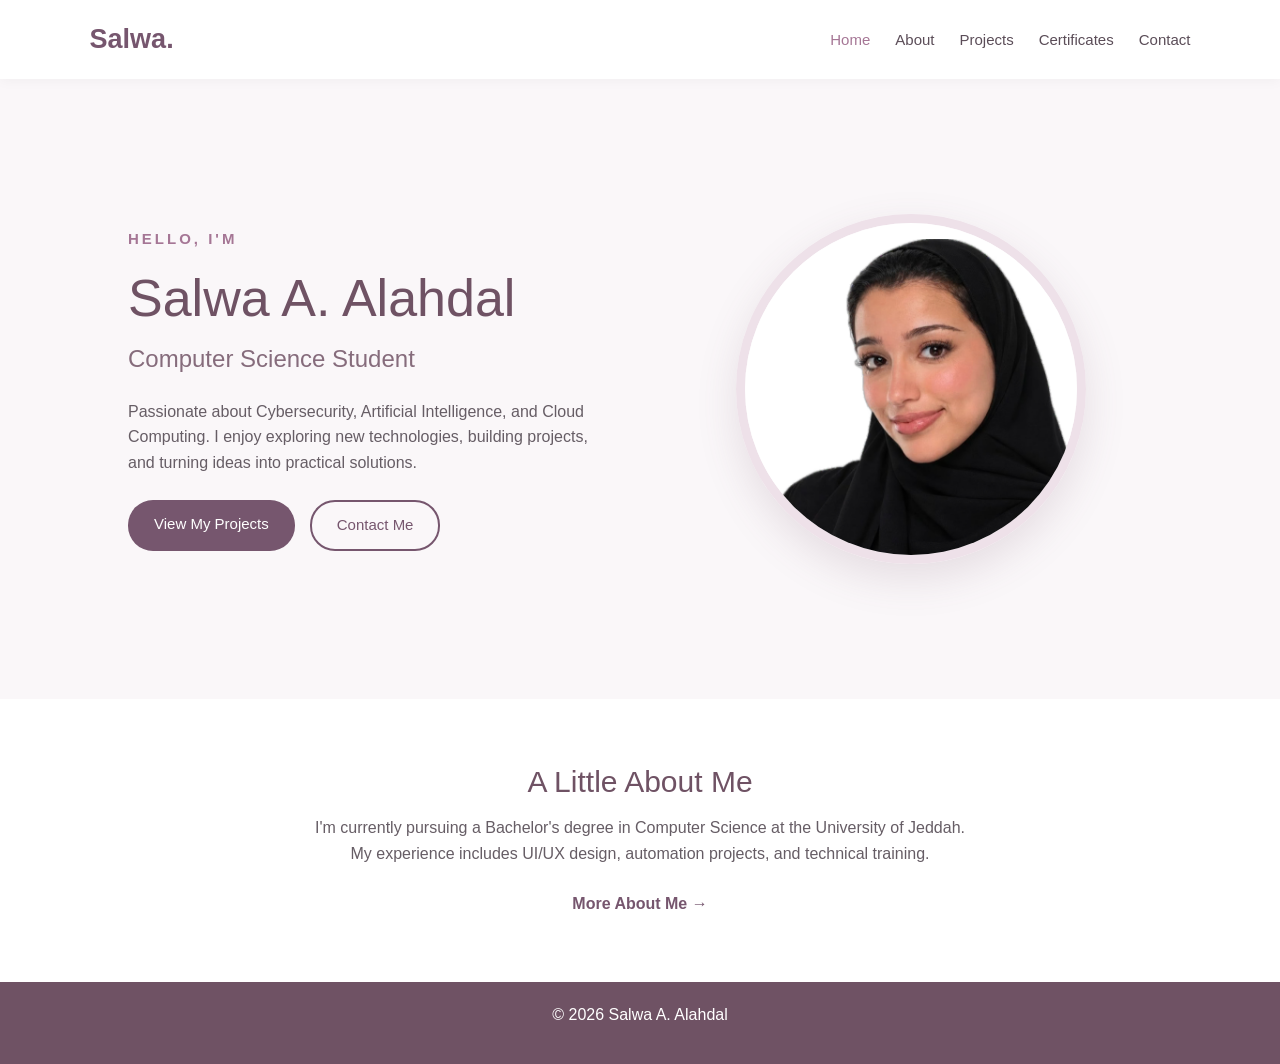
<file: index.html>
<!DOCTYPE html>
<html lang="en">

<head>
    <meta charset="UTF-8">
    <meta name="viewport" content="width=device-width, initial-scale=1.0">

    <title>Home | Salwa Alahdal</title>


    <link
        href="https://cdn.jsdelivr.net/npm/bootstrap@5.3.3/dist/css/bootstrap.min.css"
        rel="stylesheet">


    <link rel="stylesheet" href="CSS/style.css">
</head>

<body>


    <header class="site-header">

        <nav class="navbar navbar-expand-lg"
             aria-label="Main navigation">

            <a href="index.html" class="logo">
                Salwa.
            </a>


            <button class="navbar-toggler"
                    type="button"
                    data-bs-toggle="collapse"
                    data-bs-target="#portfolioNav"
                    aria-controls="portfolioNav"
                    aria-expanded="false"
                    aria-label="Toggle navigation">

                <span class="navbar-toggler-icon"></span>

            </button>

    
            <div class="collapse navbar-collapse"
                 id="portfolioNav">

                <div class="nav-links">

                    <a href="index.html"
                       class="active"
                       aria-current="page">
                        Home
                    </a>

                    <a href="about.html">
                        About
                    </a>

                    <a href="projects.html">
                        Projects
                    </a>

                    <a href="certificates.html">
                        Certificates
                    </a>

                    <a href="contact.html">
                        Contact
                    </a>

                </div>

            </div>

        </nav>

    </header>



    <main>

   
        <section class="hero">

            <div class="hero-text">

                <p class="intro">
                    HELLO, I'M
                </p>

                <h1>
                    Salwa A. Alahdal
                </h1>

                <h2>
                    Computer Science Student
                </h2>

                <p class="hero-description">
                    Passionate about Cybersecurity, Artificial
                    Intelligence, and Cloud Computing.
                    I enjoy exploring new technologies,
                    building projects, and turning ideas
                    into practical solutions.
                </p>

                <div class="hero-buttons">

                    <a href="projects.html"
                       class="btn primary-btn">
                        View My Projects
                    </a>

                    <a href="contact.html"
                       class="btn secondary-btn">
                        Contact Me
                    </a>

                </div>

            </div>


         
            <div class="hero-image">

                <img src="media/profile.png"
                     alt="Portrait of Salwa Alahdal">

            </div>

        </section>


    
        <section class="home-intro">

            <h2>
                A Little About Me
            </h2>

            <p>
                I'm currently pursuing a Bachelor's degree
                in Computer Science at the University of Jeddah.
                My experience includes UI/UX design,
                automation projects, and technical training.
            </p>

            <a href="about.html" class="text-link">
                More About Me →
            </a>

        </section>

    </main>



    <footer>
        <p>&copy; 2026 Salwa A. Alahdal</p>
    </footer>


   
    <script
        src="https://cdn.jsdelivr.net/npm/bootstrap@5.3.3/dist/js/bootstrap.bundle.min.js">
    </script>

</body>
</html>
</file>
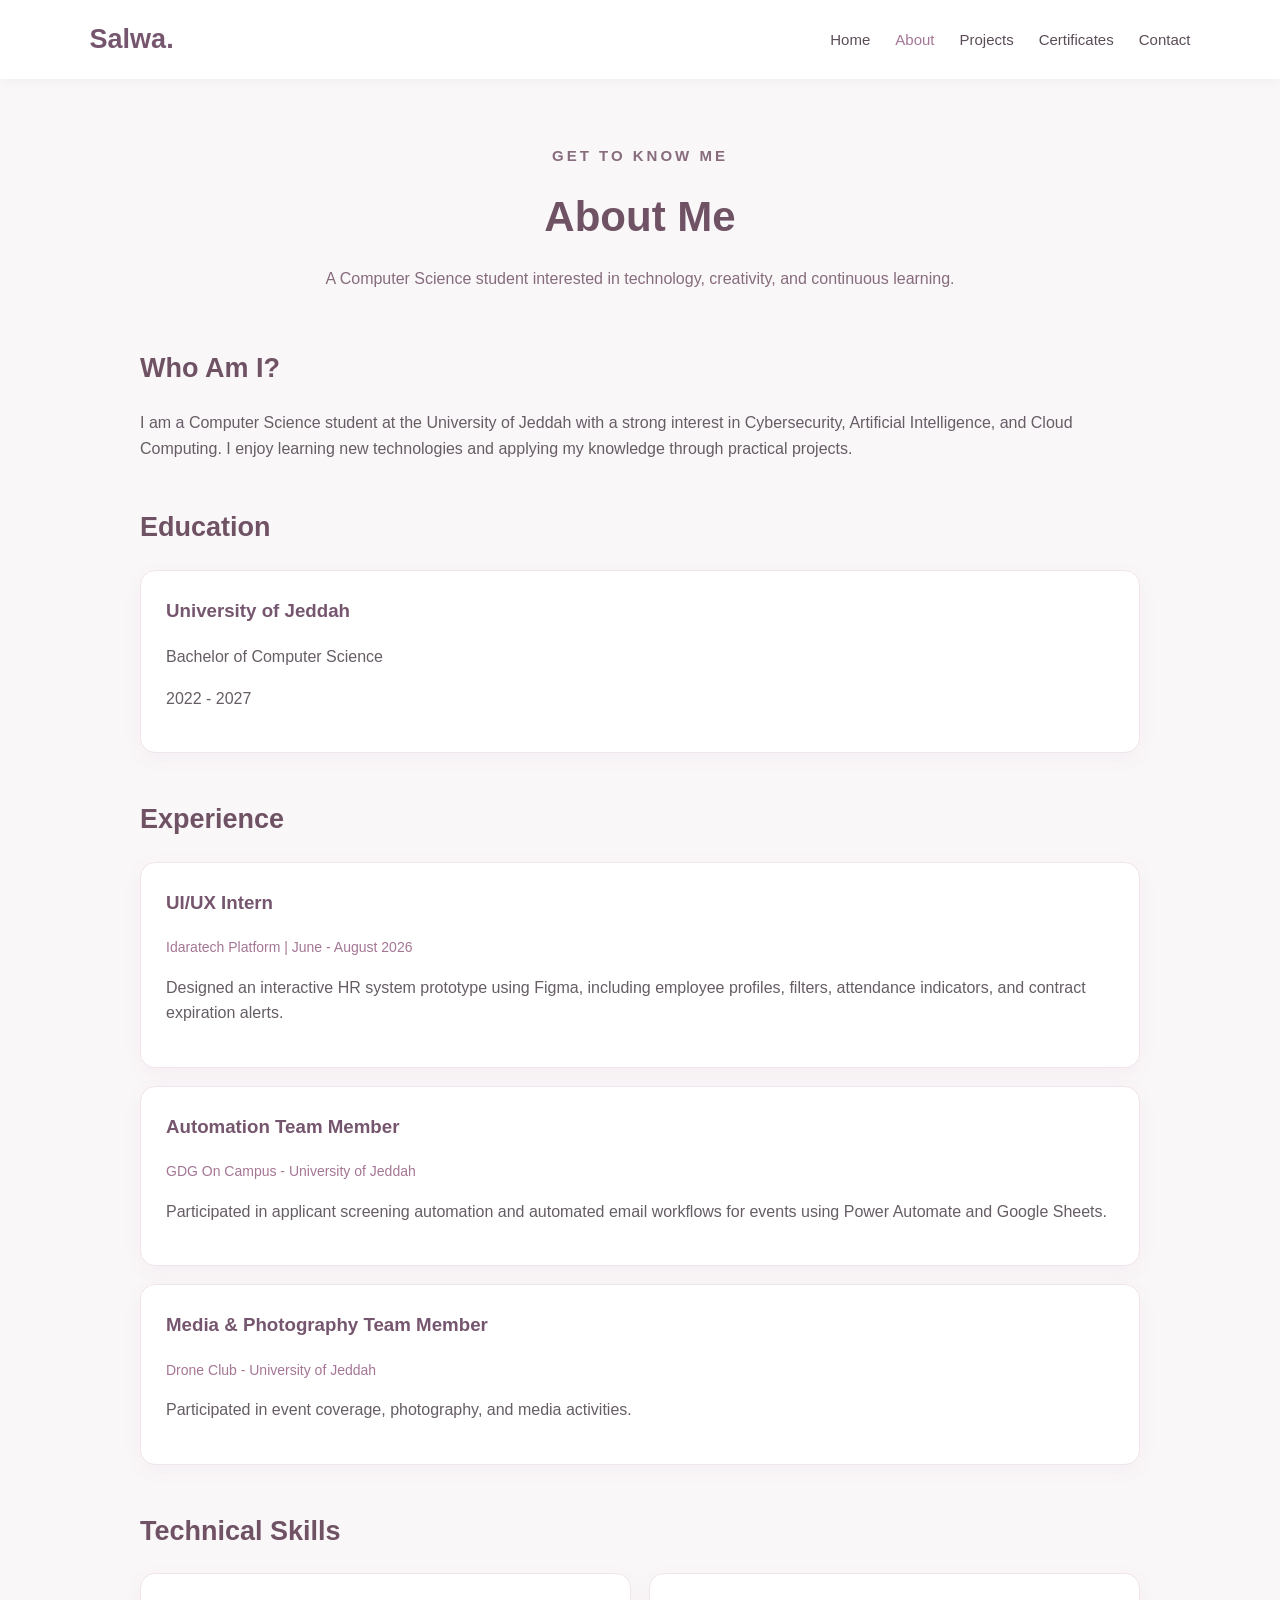
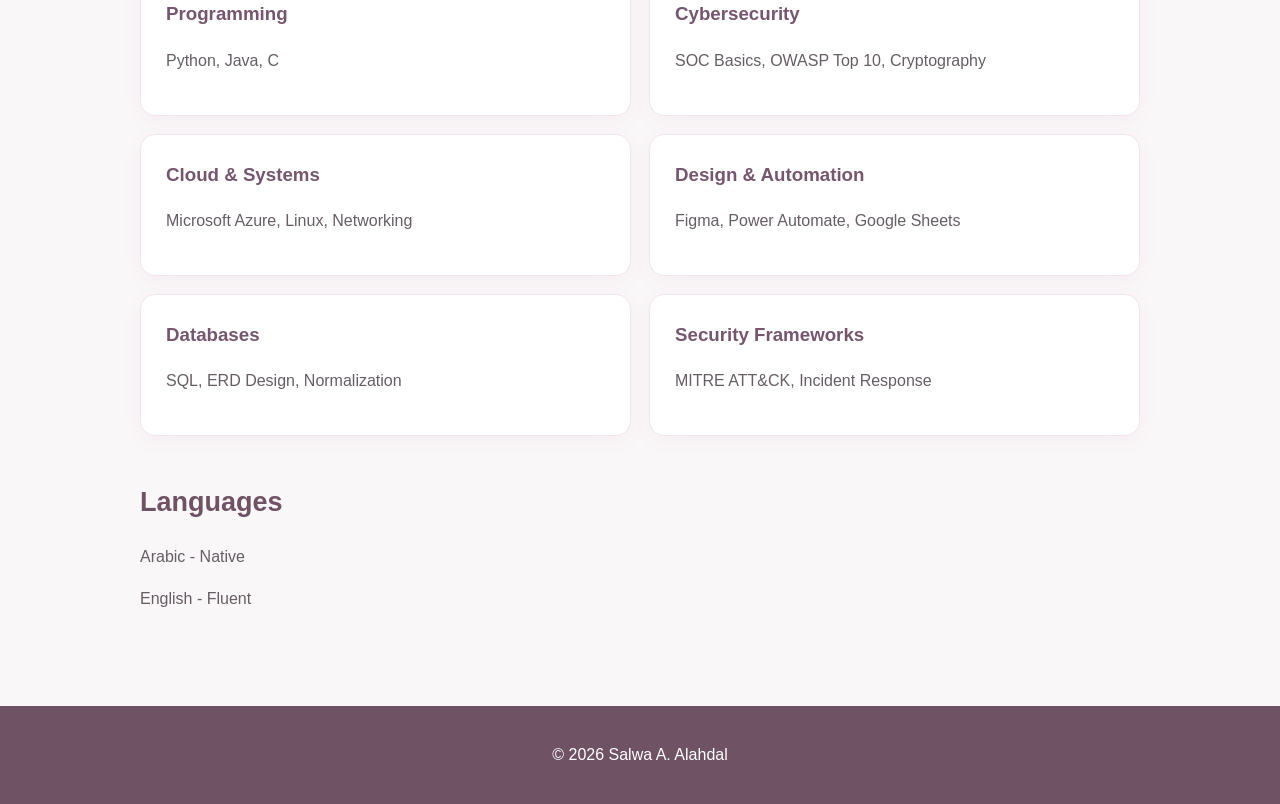
<file: about.html>
<!DOCTYPE html>
<html lang="en">

<head>
    <meta charset="UTF-8">
    <meta name="viewport" content="width=device-width, initial-scale=1.0">
    <title>About | Salwa Alahdal</title>
    <link rel="stylesheet" href="CSS/style.css">
</head>

<body>

    <header class="site-header">
        <nav class="navbar" aria-label="Main navigation">
            <a href="index.html" class="logo">Salwa.</a>

            <div class="nav-links">
                <a href="index.html">Home</a>
                <a href="about.html" class="active" aria-current="page">About</a>
                <a href="projects.html">Projects</a>
                <a href="certificates.html">Certificates</a>
                <a href="contact.html">Contact</a>
            </div>
        </nav>
    </header>

    <main class="about-page">

        <section class="page-heading">
            <p class="intro">GET TO KNOW ME</p>
            <h1>About Me</h1>
            <p>
                A Computer Science student interested in
                technology, creativity, and continuous learning.
            </p>
        </section>

        <section class="about-section">
            <h2>Who Am I?</h2>
            <p>
                I am a Computer Science student at the University
                of Jeddah with a strong interest in Cybersecurity,
                Artificial Intelligence, and Cloud Computing.
                I enjoy learning new technologies and applying
                my knowledge through practical projects.
            </p>
        </section>

        <section class="about-section">
            <h2>Education</h2>

            <div class="info-card">
                <h3>University of Jeddah</h3>
                <p>Bachelor of Computer Science</p>
                <p>2022 - 2027</p>
            </div>
        </section>

        <section class="about-section">
            <h2>Experience</h2>

            <div class="info-card">
                <h3>UI/UX Intern</h3>
                <p class="card-subtitle">
                    Idaratech Platform | June - August 2026
                </p>
                <p>
                    Designed an interactive HR system prototype
                    using Figma, including employee profiles,
                    filters, attendance indicators, and
                    contract expiration alerts.
                </p>
            </div>

            <div class="info-card">
                <h3>Automation Team Member</h3>
                <p class="card-subtitle">
                    GDG On Campus - University of Jeddah
                </p>
                <p>
                    Participated in applicant screening automation
                    and automated email workflows for events
                    using Power Automate and Google Sheets.
                </p>
            </div>

            <div class="info-card">
                <h3>Media & Photography Team Member</h3>
                <p class="card-subtitle">
                    Drone Club - University of Jeddah
                </p>
                <p>
                    Participated in event coverage,
                    photography, and media activities.
                </p>
            </div>
        </section>

        <section class="about-section">
            <h2>Technical Skills</h2>

            <div class="skills-grid">
                <div class="skill-card">
                    <h3>Programming</h3>
                    <p>Python, Java, C</p>
                </div>

                <div class="skill-card">
                    <h3>Cybersecurity</h3>
                    <p>SOC Basics, OWASP Top 10, Cryptography</p>
                </div>

                <div class="skill-card">
                    <h3>Cloud & Systems</h3>
                    <p>Microsoft Azure, Linux, Networking</p>
                </div>

                <div class="skill-card">
                    <h3>Design & Automation</h3>
                    <p>Figma, Power Automate, Google Sheets</p>
                </div>

                <div class="skill-card">
                    <h3>Databases</h3>
                    <p>SQL, ERD Design, Normalization</p>
                </div>

                <div class="skill-card">
                    <h3>Security Frameworks</h3>
                    <p>MITRE ATT&CK, Incident Response</p>
                </div>
            </div>
        </section>

        <section class="about-section">
            <h2>Languages</h2>
            <p>Arabic - Native</p>
            <p>English - Fluent</p>
        </section>

    </main>

    <footer>
        <p>&copy; 2026 Salwa A. Alahdal</p>
    </footer>

</body>
</html>
</file>
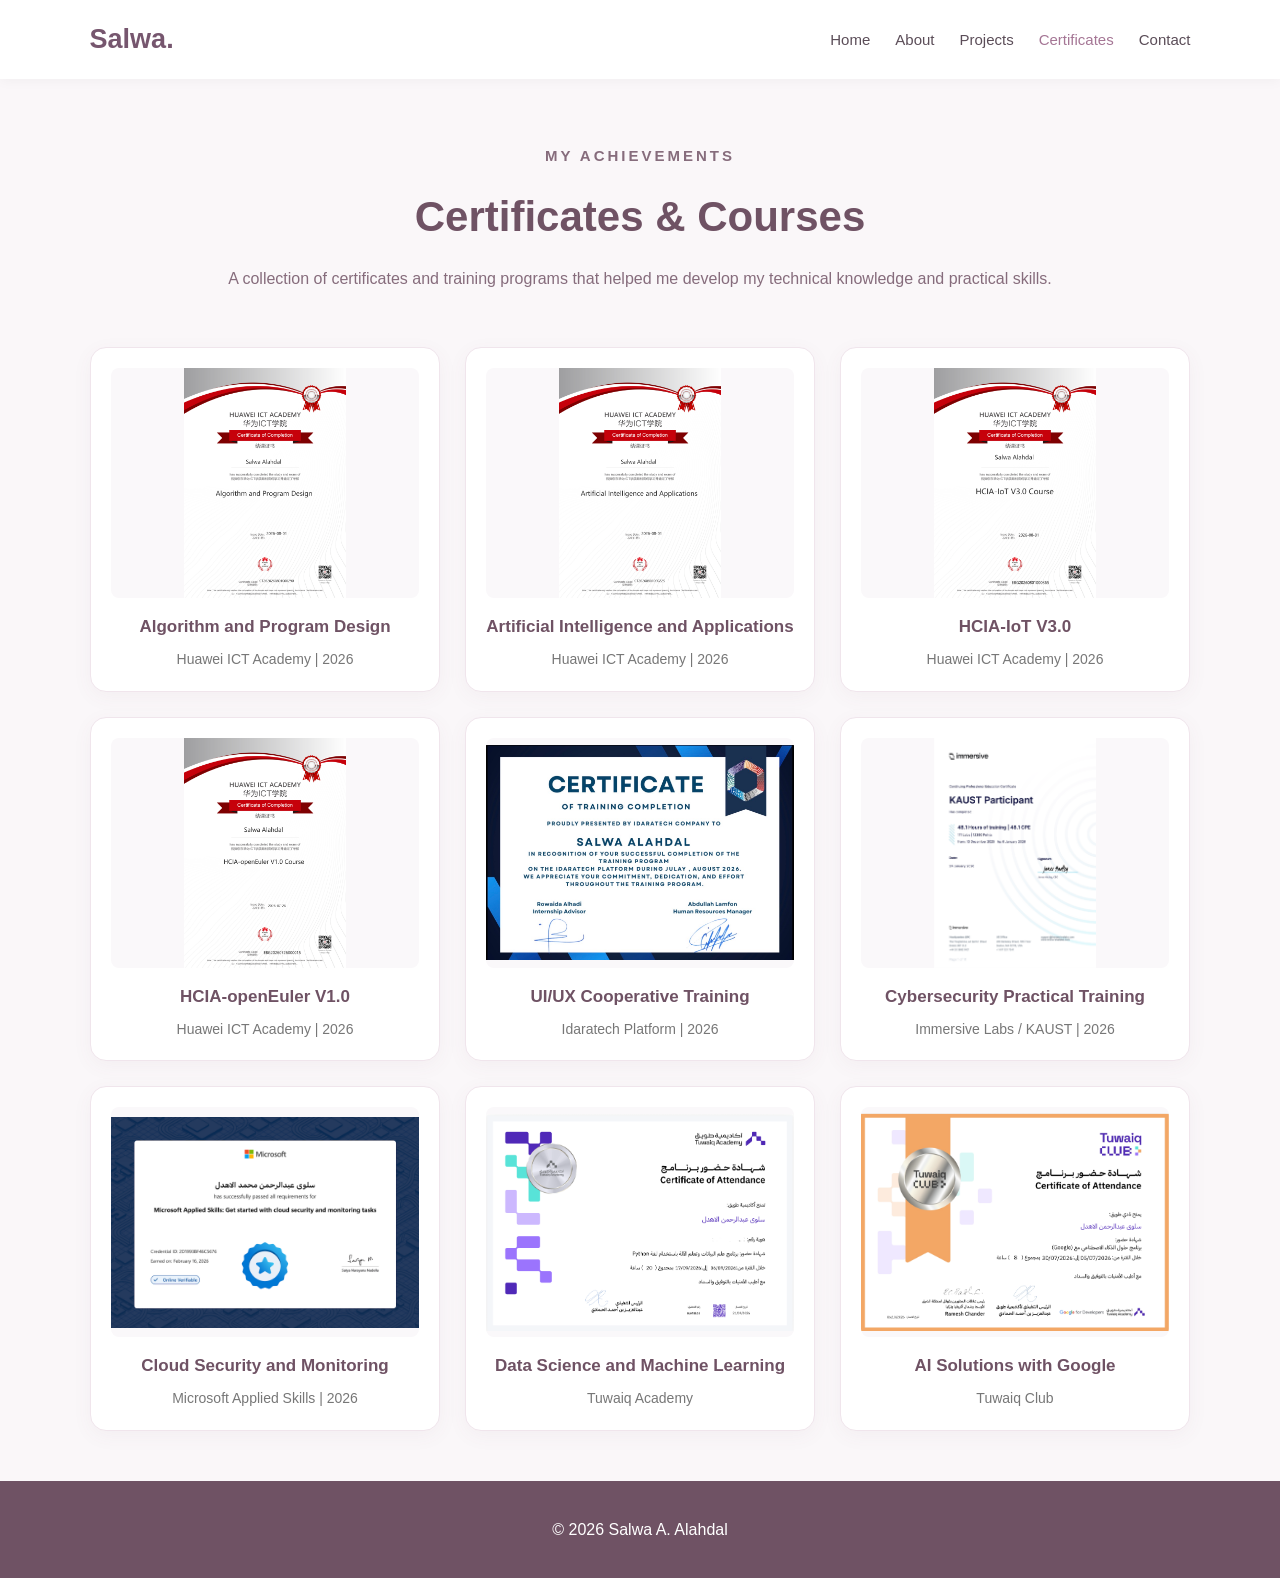
<file: certificates.html>
<!DOCTYPE html>
<html lang="en">

<head>
    <meta charset="UTF-8">
    <meta name="viewport" content="width=device-width, initial-scale=1.0">

    <title>Certificates | Salwa Alahdal</title>

    <link rel="stylesheet" href="CSS/style.css">
</head>

<body>

    
    <header class="site-header">
        <nav class="navbar" aria-label="Main navigation">

            <a href="index.html" class="logo">Salwa.</a>

            <div class="nav-links">
                <a href="index.html">Home</a>
                <a href="about.html">About</a>
                <a href="projects.html">Projects</a>
                <a href="certificates.html" class="active" aria-current="page">Certificates</a>
                <a href="contact.html">Contact</a>
            </div>

        </nav>
    </header>


    <main class="certificates-page">

       
        <section class="page-heading">

            <p class="intro">MY ACHIEVEMENTS</p>

            <h1>Certificates & Courses</h1>

            <p>
                A collection of certificates and training
                programs that helped me develop my technical
                knowledge and practical skills.
            </p>

        </section>


       
     
<section class="certificates-grid" aria-label="Certificate collection">

    <article class="certificate-card">
        <a href="media/huawei-algorithm.png" target="_blank">
            <img src="media/huawei-algorithm.png" alt="Algorithm and Program Design Certificate">
        </a>
        <h2>Algorithm and Program Design</h2>
        <p>Huawei ICT Academy | 2026</p>
    </article>

    <article class="certificate-card">
        <a href="media/huawei-ai.png" target="_blank">
            <img src="media/huawei-ai.png" alt="Artificial Intelligence Certificate">
        </a>
        <h2>Artificial Intelligence and Applications</h2>
        <p>Huawei ICT Academy | 2026</p>
    </article>

    <article class="certificate-card">
        <a href="media/huawei-iot.png" target="_blank">
            <img src="media/huawei-iot.png" alt="Huawei IoT Certificate">
        </a>
        <h2>HCIA-IoT V3.0</h2>
        <p>Huawei ICT Academy | 2026</p>
    </article>

    <article class="certificate-card">
        <a href="media/huawei-openeuler.png" target="_blank">
            <img src="media/huawei-openeuler.png" alt="Huawei openEuler Certificate">
        </a>
        <h2>HCIA-openEuler V1.0</h2>
        <p>Huawei ICT Academy | 2026</p>
    </article>

    <article class="certificate-card">
        <a href="media/idaratech.jpg" target="_blank">
            <img src="media/idaratech.jpg" alt="Idaratech Training Certificate">
        </a>
        <h2>UI/UX Cooperative Training</h2>
        <p>Idaratech Platform | 2026</p>
    </article>

    <article class="certificate-card">
        <a href="media/immersive.png" target="_blank">
            <img src="media/immersive.png" alt="KAUST Cybersecurity Certificate">
        </a>
        <h2>Cybersecurity Practical Training</h2>
        <p>Immersive Labs / KAUST | 2026</p>
    </article>

    <article class="certificate-card">
        <a href="media/microsoft.png" target="_blank">
            <img src="media/microsoft.png" alt="Microsoft Applied Skills Certificate">
        </a>
        <h2>Cloud Security and Monitoring</h2>
        <p>Microsoft Applied Skills | 2026</p>
    </article>

    <article class="certificate-card">
        <a href="media/tuwaiq-ml.png" target="_blank">
            <img src="media/tuwaiq-ml.png" alt="Machine Learning Certificate">
        </a>
        <h2>Data Science and Machine Learning</h2>
        <p>Tuwaiq Academy</p>
    </article>

    <article class="certificate-card">
        <a href="media/tuwaiq-google.png" target="_blank">
            <img src="media/tuwaiq-google.png" alt="Google AI Certificate">
        </a>
        <h2>AI Solutions with Google</h2>
        <p>Tuwaiq Club</p>
    </article>

</section>

    </main>


    <footer>
        <p>&copy; 2026 Salwa A. Alahdal</p>
    </footer>

</body>

</html>
</file>
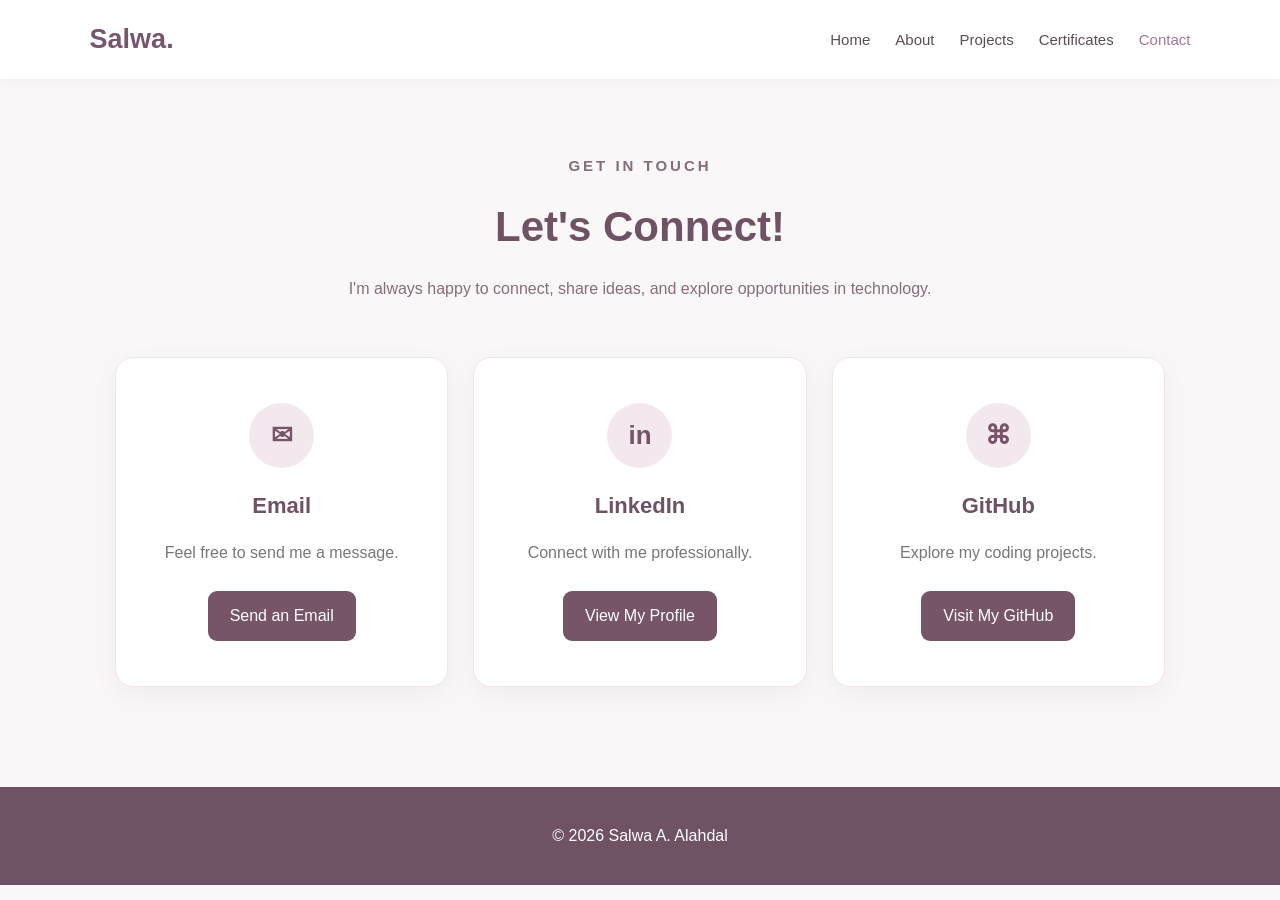
<file: contact.html>
<!DOCTYPE html>
<html lang="en">

<head>
    <meta charset="UTF-8">
    <meta name="viewport" content="width=device-width, initial-scale=1.0">
    <title>Contact | Salwa Alahdal</title>
    <link rel="stylesheet" href="CSS/style.css">
</head>

<body>

    <header class="site-header">
        <nav class="navbar" aria-label="Main navigation">

            <a href="index.html" class="logo">Salwa.</a>

            <div class="nav-links">
                <a href="index.html">Home</a>
                <a href="about.html">About</a>
                <a href="projects.html">Projects</a>
                <a href="certificates.html">Certificates</a>
                <a href="contact.html" class="active" aria-current="page">Contact</a>
            </div>

        </nav>
    </header>

    <main class="contact-page">

        <section class="page-heading">
            <p class="intro">GET IN TOUCH</p>
            <h1>Let's Connect!</h1>
            <p>
                I'm always happy to connect, share ideas,
                and explore opportunities in technology.
            </p>
        </section>

        <section class="contact-grid" aria-label="Contact information">

        
            <article class="contact-card">
                <div class="contact-icon">✉</div>
                <h2>Email</h2>
                <p>Feel free to send me a message.</p>

                <a href="mailto:ssaalwaa.tst@gmail.com">
                    Send an Email
                </a>
            </article>

            <article class="contact-card">
                <div class="contact-icon">in</div>
                <h2>LinkedIn</h2>
                <p>Connect with me professionally.</p>

                <a href="https://www.linkedin.com/in/salwa-alahdal-83b69935b/"
                   target="_blank"
                   rel="noopener noreferrer">
                    View My Profile
                </a>
            </article>

      
            <article class="contact-card">
                <div class="contact-icon">⌘</div>
                <h2>GitHub</h2>
                <p>Explore my coding projects.</p>

                <a href="https://github.com/salwaalahdal"
                   target="_blank"
                   rel="noopener noreferrer">
                    Visit My GitHub
                </a>
            </article>

        </section>

    </main>

    <footer>
        <p>&copy; 2026 Salwa A. Alahdal</p>
    </footer>

</body>
</html>
</file>
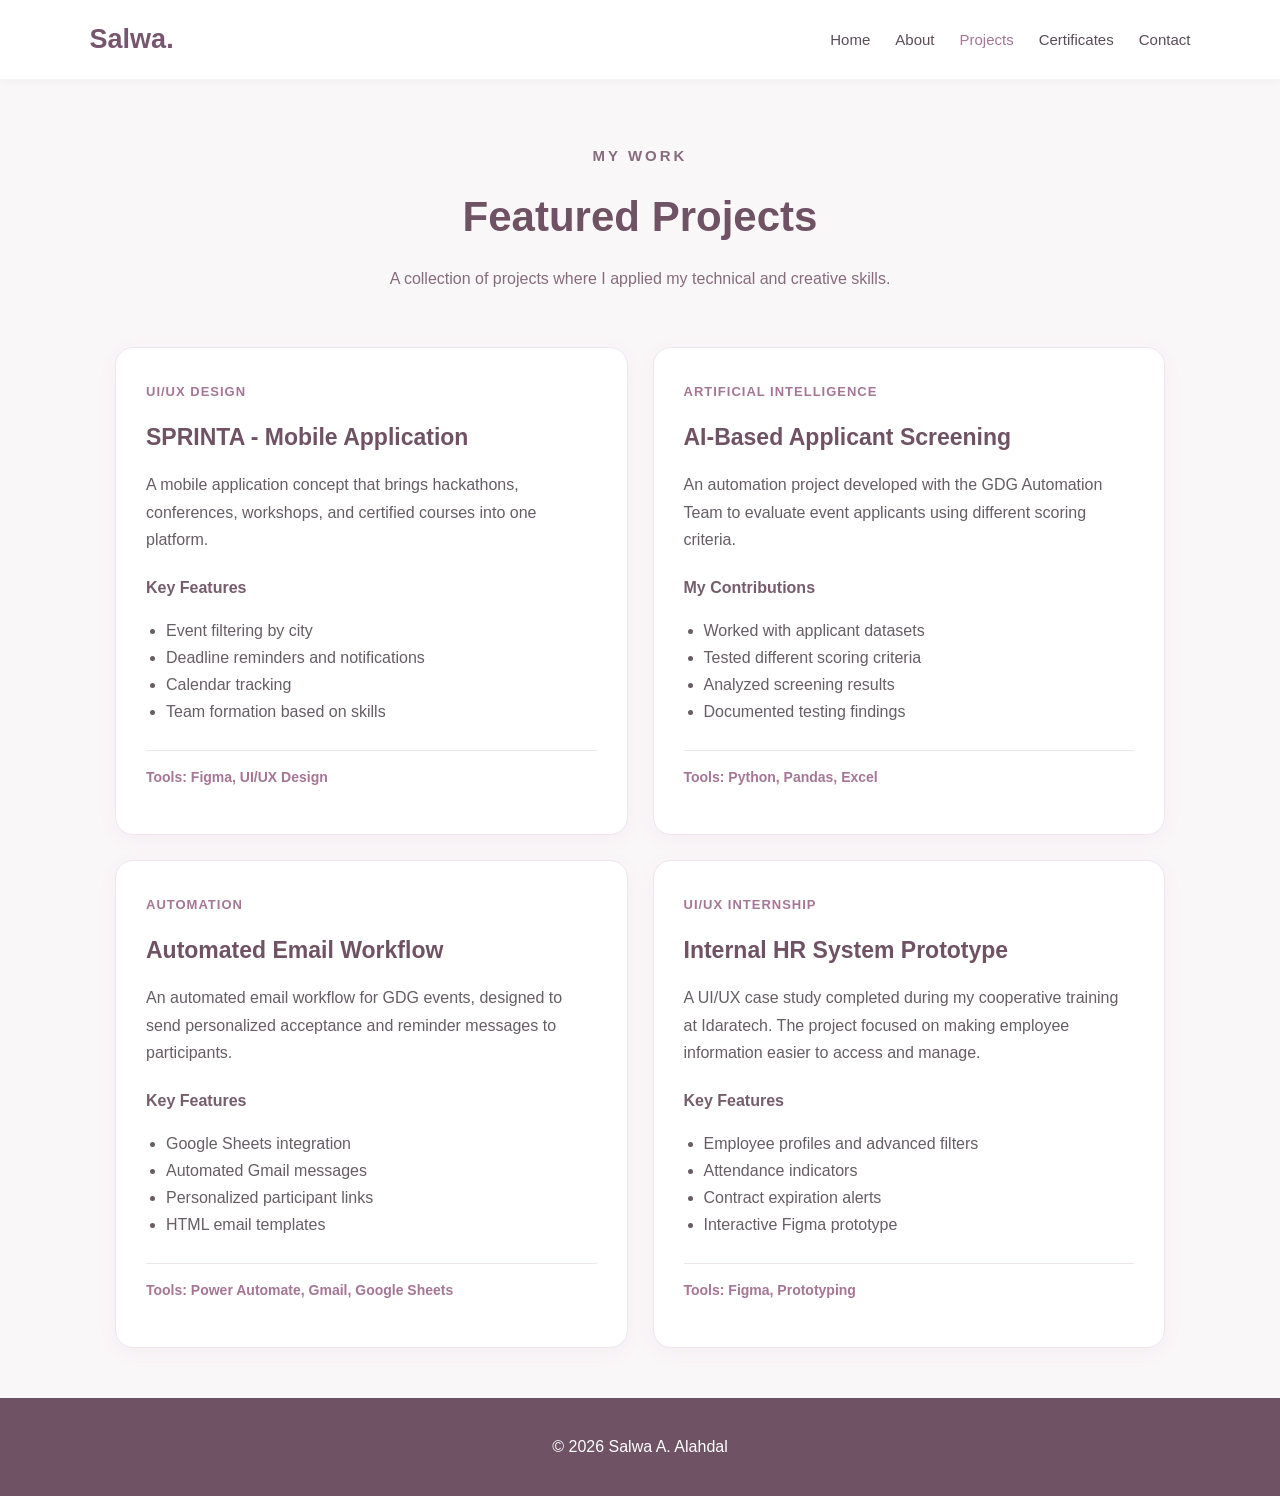
<file: projects.html>
<!DOCTYPE html>
<html lang="en">

<head>
    <meta charset="UTF-8">
    <meta name="viewport" content="width=device-width, initial-scale=1.0">
    <title>Projects | Salwa Alahdal</title>
    <link rel="stylesheet" href="CSS/style.css">
</head>

<body>

    <header class="site-header">
        <nav class="navbar" aria-label="Main navigation">
            <a href="index.html" class="logo">Salwa.</a>

            <div class="nav-links">
                <a href="index.html">Home</a>
                <a href="about.html">About</a>
                <a href="projects.html" class="active" aria-current="page">Projects</a>
                <a href="certificates.html">Certificates</a>
                <a href="contact.html">Contact</a>
            </div>
        </nav>
    </header>

    <main class="projects-page">

        <section class="page-heading">
            <p class="intro">MY WORK</p>
            <h1>Featured Projects</h1>
            <p>
                A collection of projects where I applied
                my technical and creative skills.
            </p>
        </section>

        <section class="projects-grid" aria-label="Project collection">

            <article class="project-card">
                <div class="project-content">
                    <span class="project-category">UI/UX Design</span>
                    <h2>SPRINTA - Mobile Application</h2>

                    <p>
                        A mobile application concept that brings
                        hackathons, conferences, workshops, and
                        certified courses into one platform.
                    </p>

                    <h3>Key Features</h3>
                    <ul>
                        <li>Event filtering by city</li>
                        <li>Deadline reminders and notifications</li>
                        <li>Calendar tracking</li>
                        <li>Team formation based on skills</li>
                    </ul>

                    <p class="project-tools">Tools: Figma, UI/UX Design</p>
                </div>
            </article>

            <article class="project-card">
                <div class="project-content">
                    <span class="project-category">Artificial Intelligence</span>
                    <h2>AI-Based Applicant Screening</h2>

                    <p>
                        An automation project developed with the
                        GDG Automation Team to evaluate event
                        applicants using different scoring criteria.
                    </p>

                    <h3>My Contributions</h3>
                    <ul>
                        <li>Worked with applicant datasets</li>
                        <li>Tested different scoring criteria</li>
                        <li>Analyzed screening results</li>
                        <li>Documented testing findings</li>
                    </ul>

                    <p class="project-tools">Tools: Python, Pandas, Excel</p>
                </div>
            </article>

            <article class="project-card">
                <div class="project-content">
                    <span class="project-category">Automation</span>
                    <h2>Automated Email Workflow</h2>

                    <p>
                        An automated email workflow for GDG events,
                        designed to send personalized acceptance
                        and reminder messages to participants.
                    </p>

                    <h3>Key Features</h3>
                    <ul>
                        <li>Google Sheets integration</li>
                        <li>Automated Gmail messages</li>
                        <li>Personalized participant links</li>
                        <li>HTML email templates</li>
                    </ul>

                    <p class="project-tools">
                        Tools: Power Automate, Gmail, Google Sheets
                    </p>
                </div>
            </article>

            <article class="project-card">
                <div class="project-content">
                    <span class="project-category">UI/UX Internship</span>
                    <h2>Internal HR System Prototype</h2>

                    <p>
                        A UI/UX case study completed during my
                        cooperative training at Idaratech.
                        The project focused on making employee
                        information easier to access and manage.
                    </p>

                    <h3>Key Features</h3>
                    <ul>
                        <li>Employee profiles and advanced filters</li>
                        <li>Attendance indicators</li>
                        <li>Contract expiration alerts</li>
                        <li>Interactive Figma prototype</li>
                    </ul>

                    <p class="project-tools">Tools: Figma, Prototyping</p>
                </div>
            </article>

        </section>

    </main>

    <footer>
        <p>&copy; 2026 Salwa A. Alahdal</p>
    </footer>

</body>
</html>
</file>
<file: CSS/style.css>
* {
    box-sizing: border-box;
}

html {
    scroll-behavior: smooth;
}

body {
    margin: 0;
    font-family: Arial, Helvetica, sans-serif;
    background-color: #faf7f9;
    color: #393039;
    line-height: 1.6;
}

a {
    text-decoration: none;
}

.site-header {
    background-color: #ffffff;
    padding: 18px 7%;
    box-shadow: 0 2px 12px rgba(0, 0, 0, 0.04);
}

.navbar {
    display: flex;
    justify-content: space-between;
    align-items: center;
    gap: 20px;
}

.logo {
    font-size: 27px;
    font-weight: bold;
    color: #76566e;
}

.nav-links {
    display: flex;
    flex-wrap: wrap;
    gap: 25px;
}

.nav-links a {
    color: #5b4d58;
    font-size: 15px;
    transition: color 0.3s;
}

.nav-links a:hover,
.nav-links a.active {
    color: #a57695;
}

.hero {
    min-height: 620px;
    display: flex;
    align-items: center;
    justify-content: space-between;
    gap: 60px;
    padding: 75px 10%;
}

.hero-text {
    flex: 1;
}

.intro {
    color: #a57695;
    font-size: 15px;
    font-weight: bold;
    letter-spacing: 3px;
}

.hero h1 {
    font-size: 52px;
    color: #6f5264;
    margin: 10px 0;
    line-height: 1.2;
}

.hero h2 {
    font-size: 24px;
    color: #866c7c;
    font-weight: normal;
    margin: 15px 0;
}

.hero-description {
    max-width: 490px;
    font-size: 16px;
    color: #665d65;
    margin: 25px 0;
}

.hero-buttons {
    display: flex;
    flex-wrap: wrap;
    gap: 15px;
}

.btn {
    display: inline-block;
    padding: 12px 25px;
    border-radius: 25px;
    font-size: 15px;
    transition: 0.3s;
}

.primary-btn {
    background-color: #76566e;
    color: white;
}

.primary-btn:hover {
    background-color: #5e4057;
}

.secondary-btn {
    border: 2px solid #76566e;
    color: #76566e;
}

.secondary-btn:hover {
    background-color: #76566e;
    color: white;
}

.hero-image {
    flex: 1;
    display: flex;
    justify-content: center;
}

.hero-image img {
    width: 100%;
    max-width: 350px;
    aspect-ratio: 1 / 1;
    object-fit: cover;
    object-position: center top;
    border-radius: 50%;
    border: 9px solid #eee1e9;
    box-shadow: 0 15px 40px rgba(111, 82, 100, 0.15);
}

.home-intro {
    background-color: white;
    text-align: center;
    padding: 65px 10%;
}

.home-intro h2 {
    color: #6f5264;
    font-size: 30px;
}

.home-intro p {
    max-width: 650px;
    margin: 15px auto 25px;
    color: #665d65;
}

.text-link {
    color: #76566e;
    font-weight: bold;
}

.text-link:hover {
    color: #a57695;
}

footer {
    background-color: #6f5264;
    color: white;
    text-align: center;
    padding: 20px;
}

@media screen and (max-width: 992px) {
    .hero {
        padding: 60px 6%;
        gap: 35px;
    }

    .hero h1 {
        font-size: 42px;
    }
}

@media screen and (max-width: 768px) {
    .navbar {
        flex-direction: column;
    }

    .nav-links {
        justify-content: center;
        gap: 15px;
    }

    .hero {
        flex-direction: column-reverse;
        text-align: center;
        padding: 50px 7%;
        gap: 25px;
    }

    .hero h1 {
        font-size: 38px;
    }

    .hero-description {
        margin: 25px auto;
    }

    .hero-buttons {
        justify-content: center;
    }

    .hero-image img {
        max-width: 270px;
    }
}

@media screen and (max-width: 576px) {
    .site-header {
        padding: 15px;
    }

    .nav-links {
        gap: 12px;
    }

    .nav-links a {
        font-size: 13px;
    }

    .hero {
        padding: 40px 20px;
    }

    .hero h1 {
        font-size: 32px;
    }

    .hero h2 {
        font-size: 19px;
    }

    .hero-image img {
        max-width: 220px;
    }

    .btn {
        padding: 10px 18px;
        font-size: 13px;
    }

    .home-intro {
        padding: 45px 20px;
    }
}


.about-page {
    max-width: 1050px;
    margin: 0 auto;
    padding: 50px 25px;
}

.page-heading {
    text-align: center;
    margin-bottom: 55px;
}

.page-heading h1 {
    font-size: 42px;
    color: #6f5264;
    margin: 10px 0;
}

.page-heading p {
    color: #866c7c;
}

.about-section {
    margin-bottom: 45px;
}

.about-section h2 {
    color: #6f5264;
    font-size: 27px;
    margin-bottom: 20px;
}

.about-section > p {
    color: #665d65;
}

.info-card,
.skill-card {
    background-color: white;
    padding: 25px;
    border-radius: 15px;
    margin-bottom: 18px;
    border: 1px solid #f0e5ec;
    box-shadow: 0 5px 20px rgba(111, 82, 100, 0.05);
}

.info-card h3,
.skill-card h3 {
    color: #76566e;
    margin-top: 0;
}

.info-card p,
.skill-card p {
    color: #665d65;
}

.card-subtitle {
    color: #a57695 !important;
    font-size: 14px;
}

.skills-grid {
    display: grid;
    grid-template-columns: repeat(2, 1fr);
    gap: 18px;
}

.skill-card {
    margin-bottom: 0;
}

@media screen and (max-width: 768px) {
    .about-page {
        padding: 35px 20px;
    }

    .page-heading h1 {
        font-size: 34px;
    }

    .skills-grid {
        grid-template-columns: 1fr;
    }
}

@media screen and (max-width: 576px) {
    .about-page {
        padding: 25px 15px;
    }

    .info-card,
    .skill-card {
        padding: 20px;
    }
}



.projects-page {
    max-width: 1100px;
    margin: 0 auto;
    padding: 50px 25px;
}

.projects-grid {
    display: grid;
    grid-template-columns: repeat(2, 1fr);
    gap: 25px;
}

.project-card {
    background-color: white;
    border: 1px solid #f0e5ec;
    border-radius: 18px;
    overflow: hidden;
    box-shadow: 0 5px 20px rgba(111, 82, 100, 0.05);
    transition: transform 0.3s ease;
}

.project-card:hover {
    transform: translateY(-5px);
}

.project-content {
    padding: 30px;
}

.project-category {
    color: #a57695;
    font-size: 13px;
    font-weight: bold;
    text-transform: uppercase;
    letter-spacing: 1px;
}

.project-content h2 {
    color: #6f5264;
    font-size: 23px;
    margin: 15px 0;
}

.project-content h3 {
    color: #755d6c;
    font-size: 16px;
    margin-top: 22px;
}

.project-content p,
.project-content li {
    color: #665d65;
    line-height: 1.7;
}

.project-content ul {
    padding-left: 20px;
}

.project-tools {
    margin-top: 25px;
    padding-top: 15px;
    border-top: 1px solid #eee5ea;
    color: #a57695 !important;
    font-size: 14px;
    font-weight: bold;
}

@media screen and (max-width: 768px) {
    .projects-grid {
        grid-template-columns: 1fr;
    }

    .projects-page {
        padding: 35px 20px;
    }
}

@media screen and (max-width: 576px) {
    .projects-page {
        padding: 25px 15px;
    }

    .project-content {
        padding: 20px;
    }
}



.certificates-page {
    max-width: 1150px;
    margin: 0 auto;
    padding: 50px 25px;
}

.certificates-grid {
    display: grid;
    grid-template-columns: repeat(3, 1fr);
    gap: 25px;
}

.certificate-card {
    background-color: white;
    border: 1px solid #f0e5ec;
    border-radius: 16px;
    padding: 20px;
    text-align: center;
    box-shadow: 0 5px 20px rgba(111, 82, 100, 0.05);
    transition: transform 0.3s ease;
}

.certificate-card:hover {
    transform: translateY(-5px);
}

.certificate-card a {
    display: block;
    text-decoration: none;
}

.certificate-card img {
    display: block;
    width: 100%;
    height: 230px;
    object-fit: contain;
    border-radius: 8px;
    background-color: #faf8fa;
}

.certificate-card h2 {
    color: #6f5264;
    font-size: 17px;
    margin: 15px 0 8px;
}

.certificate-card p {
    color: #777;
    font-size: 14px;
    margin: 0;
}

@media screen and (max-width: 768px) {
    .certificates-grid {
        grid-template-columns: repeat(2, 1fr);
    }
}

@media screen and (max-width: 576px) {
    .certificates-grid {
        grid-template-columns: 1fr;
    }

    .certificates-page {
        padding: 25px 15px;
    }
}


.contact-page {
    max-width: 1100px;
    margin: 0 auto;
    padding: 60px 25px 100px;
    min-height: 75vh;
}

.contact-grid {
    display: grid;
    grid-template-columns: repeat(3, 1fr);
    gap: 25px;
    margin-top: 45px;
}

.contact-card {
    background: white;
    padding: 45px 25px;
    border-radius: 18px;
    text-align: center;
    border: 1px solid #f0e5ec;
    box-shadow: 0 8px 25px rgba(111, 82, 100, 0.07);
    transition: transform 0.3s ease;
}

.contact-card:hover {
    transform: translateY(-6px);
}

.contact-icon {
    width: 65px;
    height: 65px;
    margin: 0 auto 20px;
    border-radius: 50%;
    background: #f4e8ef;
    color: #765569;
    display: flex;
    justify-content: center;
    align-items: center;
    font-size: 26px;
    font-weight: bold;
}

.contact-card h2 {
    color: #6f5264;
    margin-bottom: 12px;
    font-size: 22px;
}

.contact-card p {
    color: #777;
    line-height: 1.7;
    margin-bottom: 25px;
}

.contact-card a {
    display: inline-block;
    padding: 12px 22px;
    background: #765569;
    color: white;
    border-radius: 9px;
    text-decoration: none;
    transition: background 0.3s ease;
}

.contact-card a:hover {
    background: #5c4052;
}


@media screen and (max-width: 992px) {
    .contact-grid {
        grid-template-columns: repeat(2, 1fr);
    }
}

@media screen and (max-width: 576px) {
    .contact-grid {
        grid-template-columns: 1fr;
    }

    .contact-page {
        padding: 35px 15px 60px;
    }
}



.site-header .navbar {
    padding: 0;
}

.site-header .navbar-collapse {
    flex-grow: 0;
}

.site-header .nav-links {
    align-items: center;
}

.site-header .navbar-toggler {
    border: 1px solid #76566e;
}

.site-header .navbar-toggler:focus {
    box-shadow: 0 0 0 2px #eee1e9;
}

/* Bootstrap Mobile Navigation */

@media screen and (max-width: 991.98px) {

    .site-header .navbar {
        flex-direction: row;
        flex-wrap: wrap;
    }

    .site-header .navbar-collapse {
        flex-basis: 100%;
    }

    .site-header .nav-links {
        flex-direction: column;
        align-items: flex-start;
        gap: 15px;
        padding: 20px 0 5px;
    }

}



.hero-buttons .btn {
    border-radius: 25px;
    padding: 12px 25px;
}

.hero-buttons .primary-btn {
    background-color: #76566e;
    color: white;
}

.hero-buttons .secondary-btn {
    border: 2px solid #76566e;
    color: #76566e;
    background-color: transparent;
}

.hero-buttons .secondary-btn:hover {
    background-color: #76566e;
    color: white;
}
</file>
